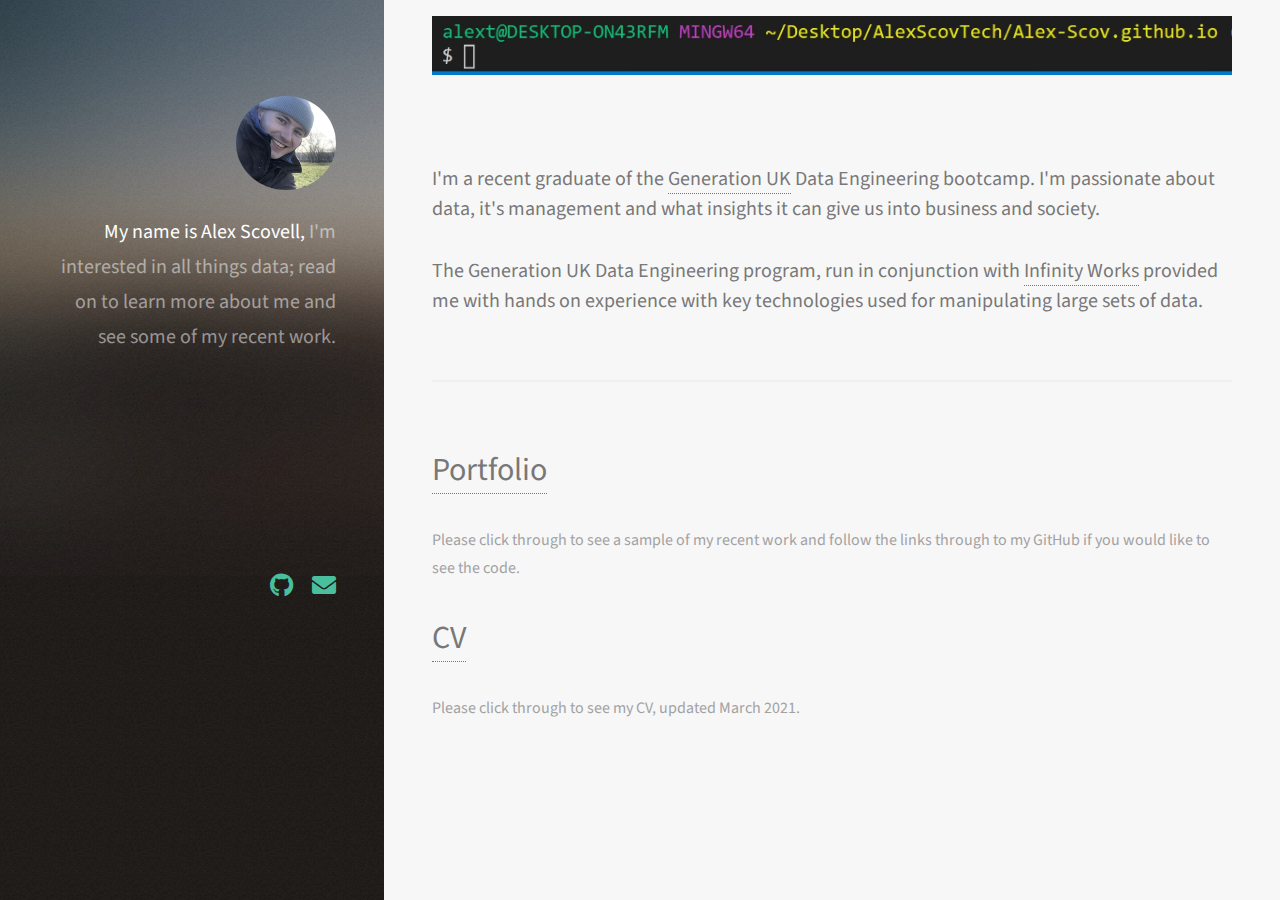
<file: index.html>
<!DOCTYPE HTML>

<html>
	<head>
		<title>Alex Scovell Tech</title>
		<meta charset="utf-8" />
		<meta name="viewport" content="width=device-width, initial-scale=1, user-scalable=no" />
		<link rel="stylesheet" href="assets/css/main.css" />
	</head>
	<body class="is-preload">

		<!-- Header -->
			<header id="header">
				<div class="inner">
					<a href="https://www.linkedin.com/in/alex-scovell" class="image avatar"><img src="myimages/projects/croppedpic2.jpg" alt="" /></a>
					<h1><strong>My name is Alex Scovell,</strong><br />
					I'm interested in all things data; read on to learn more about me and see some of my recent work.<br />
				</div>
				<div class="inner">
					<ul class="icons">
						<li><a href="https://github.com/Alex-Scov" class="icon brands fa-github"><span class="label">Github</span></a></li>
						<li><a href="mailto:alextscovell@gmail.com" class="icon solid fa-envelope"><span class="label">Email</span></a></li>
					</ul>
					
				</div>
			</header>

		<!-- Main -->
			<div id="main">

				<!-- One -->
				<div>
					<section id="one">
						<img id='snipped' src= 'myimages/projects/bash.JPG' alt=''>
						<header class="major">
							<h3>I'm a recent graduate of the <a href="https://uk.generation.org/manchester/data-engineering/">Generation UK</a> Data Engineering bootcamp. I'm passionate about data, it's management and what insights it can give us into business and society.<br />
							</h3>
						</header>
						
						<p><h3>The Generation UK Data Engineering program, run in conjunction with <a href="https://www.infinityworks.com/">Infinity Works</a> provided me with hands on experience with key technologies used for manipulating large sets of data.</p></h3>
						

					</section>
				</div>
					<section id='two'>
						<div class='row'>
							<article>
								<header class= "col-6 col-12 major work-item">
									<h2><a href= "pages/projects.html">Portfolio</a></h2>
								</header>
								<p>Please click through to see a sample of my recent work and follow the links through to my GitHub if you would like to see the code.</p>
							</article>
							<article>
								<header class= "col-6 col-12 major work-item">
									<h2><a href= "pages/cv.html">CV</a></h2>
								</header>
								<p>Please click through to see my CV, updated March 2021.</p>
							</article>
						</div>
					</section>

				<!-- <img id='dog' src='myimages/projects/fullpic.jpg'> -->
			</div>
					
			

			



		
	</body>
</html>
</file>
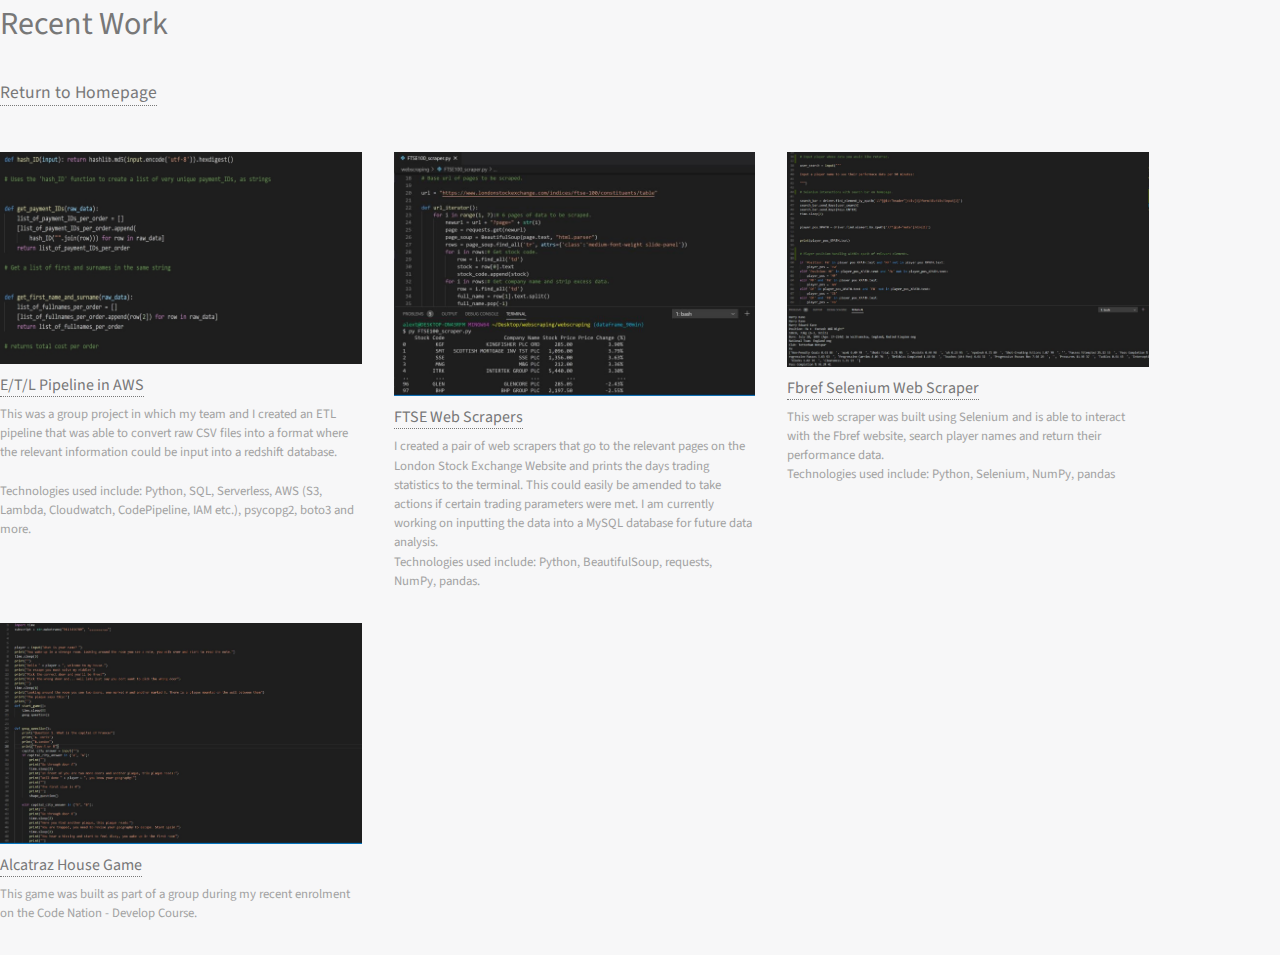
<file: pages/projects.html>
<!DOCTYPE html>
<html lang="en">
<head>
    <meta charset="UTF-8">
    <meta http-equiv="X-UA-Compatible" content="IE=edge">
    <meta name="viewport" content="width=device-width, initial-scale=1, user-scalable=no" />
    <link rel="stylesheet" href="../assets/css/main.css" />
    <title>My Projects</title>
</head>
<body class='is-preload'>
    


    <section id="two">
        <h1>Recent Work</h1>
        <h4><a href='../index.html' >Return to Homepage</a></h4>
        <br>
        <div class="row">
            <article class="col-6 col-12-xsmall work-item">
                <img src="../myimages/projects/01.jpg" alt="ETL"/>
                <h3><a href="https://github.com/Generaiton-DE-MAN-1/team-2-final-project">E/T/L Pipeline in AWS</a></h3>
                <p>This was a group project in which my team and I created an ETL pipeline that was able to convert raw CSV files into a format where the relevant information could be input into a redshift database.<br />
                </br>
            Technologies used include: Python, SQL, Serverless, AWS (S3, Lambda, Cloudwatch, CodePipeline, IAM etc.), psycopg2, boto3 and more.</p>
            </article>
            <article class="col-6 col-12-xsmall work-item">
                <img src="../myimages/projects/ftse.jpg"  alt="FTSE" /></a>
                <h3><a href='https://github.com/Alex-Scov/webscraping'> FTSE Web Scrapers</a></h3>
                <p>I created a pair of web scrapers that go to the relevant pages on the London Stock Exchange Website and prints the days trading statistics to the terminal. This could easily be amended to take actions if certain trading parameters were met. I am currently working on inputting the data into a MySQL database for future data analysis.<br>
                Technologies used include: Python, BeautifulSoup, requests, NumPy, pandas.</p>
            </article>
            <article class="col-6 col-12-xsmall work-item">
                <img src="../myimages/projects/fbref.JPG" alt="FBref" /></a>
                <h3><a href= "https://github.com/Alex-Scov/webscraping/tree/master/fb_ref"> Fbref Selenium Web Scraper</a></h3>
                <p>This web scraper was built using Selenium and is able to interact with the Fbref website, search player names and return their performance data.<br>
                Technologies used include: Python, Selenium, NumPy, pandas</p>
            </article>
            <article class="col-6 col-12-xsmall work-item">
                <img src="../myimages/projects/alcatrazsnip.JPG" alt="Alcatraz House" /></a>
                <h3><a href= "https://github.com/Alex-Scov/alcatraz-house"> Alcatraz House Game</a></h3>
                <p>This game was built as part of a group during my recent enrolment on the Code Nation - Develop Course.</p>
            </article>
            
        
    </section>

</body>
</html>
</file>
<file: assets/css/main.css>
@import url("fontawesome-all.min.css");
@import url("https://fonts.googleapis.com/css?family=Source+Sans+Pro:400,400italic");

.project {flex-wrap: wrap;}
.major {flex-wrap: wrap}
.col-6 {
	max-width: 30%;
	flex-wrap: wrap;
}

/* #dog {
	position: relative;
	top:-150px;
} */

img {max-width: 100%;}
#snipped {
	position: relative;
	top:-80px
}

#recent {float: left;}
html, body, div, span, applet, object,
iframe, h1, h2, h3, h4, h5, h6, p, blockquote,
pre, a, abbr, acronym, address, big, cite,
code, del, dfn, em, img, ins, kbd, q, s, samp,
small, strike, strong, sub, sup, tt, var, b,
u, i, center, dl, dt, dd, ol, ul, li, fieldset,
form, label, legend, table, caption, tbody,
tfoot, thead, tr, th, td, article, aside,
canvas, details, embed, figure, figcaption,
footer, header, hgroup, menu, nav, output, ruby,
section, summary, time, mark, audio, video {
	margin: 0;
	padding: 0;
	border: 0;
	font-size: 100%;
	font: inherit;
	vertical-align: baseline;}

article, aside, details, figcaption, figure,
footer, header, hgroup, menu, nav, section {
	display: block;}

body {
	line-height: 1;
}

ol, ul {
	list-style: none;
}

blockquote, q {
	quotes: none;
}

	blockquote:before, blockquote:after, q:before, q:after {
		content: '';
		content: none;
	}

table {
	border-collapse: collapse;
	border-spacing: 0;
}

body {
	-webkit-text-size-adjust: none;
}

mark {
	background-color: transparent;
	color: inherit;
}

input::-moz-focus-inner {
	border: 0;
	padding: 0;
}

input, select, textarea {
	-moz-appearance: none;
	-webkit-appearance: none;
	-ms-appearance: none;
	appearance: none;
}

/* Basic */

	html {
		box-sizing: border-box;
	}

	*, *:before, *:after {
		box-sizing: inherit;
	}

	body {
		background: rgba(243, 243, 245, 0.671);
	}

		body.is-preload *, body.is-preload *:before, body.is-preload *:after {
			-moz-animation: none !important;
			-webkit-animation: none !important;
			-ms-animation: none !important;
			animation: none !important;
			-moz-transition: none !important;
			-webkit-transition: none !important;
			-ms-transition: none !important;
			transition: none !important;
		}

	body, input, select, textarea {
		color: #a2a2a2;
		font-family: "Source Sans Pro", Helvetica, sans-serif;
		font-size: 16pt;
		font-weight: 400;
		line-height: 1.75em;
	}

	a {
		-moz-transition: color 0.2s ease-in-out, border-color 0.2s ease-in-out;
		-webkit-transition: color 0.2s ease-in-out, border-color 0.2s ease-in-out;
		-ms-transition: color 0.2s ease-in-out, border-color 0.2s ease-in-out;
		transition: color 0.2s ease-in-out, border-color 0.2s ease-in-out;
		border-bottom: dotted 1px;
		color: #49bf9d;
		text-decoration: none;
	}

		a:hover {
			border-bottom-color: transparent;
			color: #49bf9d !important;
			text-decoration: none;
		}

	strong, b {
		color: #787878;
		font-weight: 400;
	}

	em, i {
		font-style: italic;
	}

	p {
		margin: 0 0 2em 0;
	}

	h1, h2, h3, h4, h5, h6 {
		color: #787878;
		font-weight: 400;
		line-height: 1em;
		margin: 0 0 1em 0;
	}

		h1 a, h2 a, h3 a, h4 a, h5 a, h6 a {
			color: inherit;
			text-decoration: none;
		}

	h1 {
		font-size: 2em;
		line-height: 1.5em;
	}

	h2 {
		font-size: 1.5em;
		line-height: 1.5em;
	}

	h3 {
		font-size: 1.25em;
		line-height: 1.5em;
	}

	h4 {
		font-size: 1.1em;
		line-height: 1.5em;
	}

	h5 {
		font-size: 0.9em;
		line-height: 1.5em;
	}

	h6 {
		font-size: 0.7em;
		line-height: 1.5em;
	}

	sub {
		font-size: 0.8em;
		position: relative;
		top: 0.5em;
	}

	sup {
		font-size: 0.8em;
		position: relative;
		top: -0.5em;
	}

	hr {
		border: 0;
		border-bottom: solid 2px #efefef;
		margin: 2em 0;
	}

		hr.major {
			margin: 3em 0;
		}

	blockquote {
		border-left: solid 6px #efefef;
		font-style: italic;
		margin: 0 0 2em 0;
		padding: 0.5em 0 0.5em 1.5em;
	}

	code {
		background: #f7f7f7;
		border-radius: 0.35em;
		border: solid 2px #efefef;
		font-family: "Courier New", monospace;
		font-size: 0.9em;
		margin: 0 0.25em;
		padding: 0.25em 0.65em;
	}

	pre {
		-webkit-overflow-scrolling: touch;
		font-family: "Courier New", monospace;
		font-size: 0.9em;
		margin: 0 0 2em 0;
	}

		pre code {
			display: block;
			line-height: 1.75em;
			padding: 1em 1.5em;
			overflow-x: auto;
		}

	.align-left {
		text-align: left;
	}

	.align-center {
		text-align: center;
	}

	.align-right {
		text-align: right;
	}

/* Container */

	.container {
		margin: 0 auto;
		max-width: calc(100% - 4em);
		width: 100%;
	}

		.container.xsmall {
			width: 25%;
		}

		.container.small {
			width: 50%;
		}

		.container.medium {
			width: 75%;
		}

		.container.large {
			width: 125%;
		}

		.container.xlarge {
			width: 150%;
		}

		.container.max {
			width: 100%;
		}

		@media screen and (max-width: 980px) {

			.container {
				width: 100% !important;
				max-width: 100% !important;
			}

		}

		@media screen and (max-width: 480px) {

			.container {
				max-width: calc(100% - 3em);
			}

		}

/* Row */

	.row {
		display: flex;
		flex-wrap: wrap;
		box-sizing: border-box;
		align-items: stretch;
	}

		.row > * {
			box-sizing: border-box;
		}

		.row.gtr-uniform > * > :last-child {
			margin-bottom: 0;
		}

		.row.aln-left {
			justify-content: flex-start;
		}

		.row.aln-center {
			justify-content: center;
		}

		.row.aln-right {
			justify-content: flex-end;
		}

		.row.aln-top {
			align-items: flex-start;
		}

		.row.aln-middle {
			align-items: center;
		}

		.row.aln-bottom {
			align-items: flex-end;
		}

		.row > .imp {
			order: -1;
		}

		.row > .col-1 {
			width: 8.33333%;
		}

		.row > .off-1 {
			margin-left: 8.33333%;
		}

		.row > .col-2 {
			width: 16.66667%;
		}

		.row > .off-2 {
			margin-left: 16.66667%;
		}

		.row > .col-3 {
			width: 25%;
		}

		.row > .off-3 {
			margin-left: 25%;
		}

		.row > .col-4 {
			width: 33.33333%;
		}

		.row > .off-4 {
			margin-left: 33.33333%;
		}

		.row > .col-5 {
			width: 41.66667%;
		}

		.row > .off-5 {
			margin-left: 41.66667%;
		}

		.row > .col-6 {
			width: 50%;
		}

		.row > .off-6 {
			margin-left: 50%;
		}

		.row > .col-7 {
			width: 58.33333%;
		}

		.row > .off-7 {
			margin-left: 58.33333%;
		}

		.row > .col-8 {
			width: 66.66667%;
		}

		.row > .off-8 {
			margin-left: 66.66667%;
		}

		.row > .col-9 {
			width: 75%;
		}

		.row > .off-9 {
			margin-left: 75%;
		}

		.row > .col-10 {
			width: 83.33333%;
		}

		.row > .off-10 {
			margin-left: 83.33333%;
		}

		.row > .col-11 {
			width: 91.66667%;
		}

		.row > .off-11 {
			margin-left: 91.66667%;
		}

		.row > .col-12 {
			width: 100%;
		}

		.row > .off-12 {
			margin-left: 100%;
		}

		.row.gtr-0 {
			margin-top: 0;
			margin-left: 0em;
		}

			.row.gtr-0 > * {
				padding: 0 0 0 0em;
			}

			.row.gtr-0.gtr-uniform {
				margin-top: 0em;
			}

				.row.gtr-0.gtr-uniform > * {
					padding-top: 0em;
				}

		.row.gtr-25 {
			margin-top: 0;
			margin-left: -0.625em;
		}

			.row.gtr-25 > * {
				padding: 0 0 0 0.625em;
			}

			.row.gtr-25.gtr-uniform {
				margin-top: -0.625em;
			}

				.row.gtr-25.gtr-uniform > * {
					padding-top: 0.625em;
				}

		.row.gtr-50 {
			margin-top: 0;
			margin-left: -1.25em;
		}

			.row.gtr-50 > * {
				padding: 0 0 0 1.25em;
			}

			.row.gtr-50.gtr-uniform {
				margin-top: -1.25em;
			}

				.row.gtr-50.gtr-uniform > * {
					padding-top: 1.25em;
				}

		.row {
			margin-top: 0;
			margin-left: -2.5em;
		}

			.row > * {
				padding: 0 0 0 2.5em;
			}

			.row.gtr-uniform {
				margin-top: -2.5em;
			}

				.row.gtr-uniform > * {
					padding-top: 2.5em;
				}

		.row.gtr-150 {
			margin-top: 0;
			margin-left: -3.75em;
		}

			.row.gtr-150 > * {
				padding: 0 0 0 3.75em;
			}

			.row.gtr-150.gtr-uniform {
				margin-top: -3.75em;
			}

				.row.gtr-150.gtr-uniform > * {
					padding-top: 3.75em;
				}

		.row.gtr-200 {
			margin-top: 0;
			margin-left: -5em;
		}

			.row.gtr-200 > * {
				padding: 0 0 0 5em;
			}

			.row.gtr-200.gtr-uniform {
				margin-top: -5em;
			}

				.row.gtr-200.gtr-uniform > * {
					padding-top: 5em;
				}

		@media screen and (max-width: 1800px) {

			.row {
				display: flex;
				flex-wrap: wrap;
				box-sizing: border-box;
				align-items: stretch;
			}

				.row > * {
					box-sizing: border-box;
				}

				.row.gtr-uniform > * > :last-child {
					margin-bottom: 0;
				}

				.row.aln-left {
					justify-content: flex-start;
				}

				.row.aln-center {
					justify-content: center;
				}

				.row.aln-right {
					justify-content: flex-end;
				}

				.row.aln-top {
					align-items: flex-start;
				}

				.row.aln-middle {
					align-items: center;
				}

				.row.aln-bottom {
					align-items: flex-end;
				}

				.row > .imp-xlarge {
					order: -1;
				}

				.row > .col-1-xlarge {
					width: 8.33333%;
				}

				.row > .off-1-xlarge {
					margin-left: 8.33333%;
				}

				.row > .col-2-xlarge {
					width: 16.66667%;
				}

				.row > .off-2-xlarge {
					margin-left: 16.66667%;
				}

				.row > .col-3-xlarge {
					width: 25%;
				}

				.row > .off-3-xlarge {
					margin-left: 25%;
				}

				.row > .col-4-xlarge {
					width: 33.33333%;
				}

				.row > .off-4-xlarge {
					margin-left: 33.33333%;
				}

				.row > .col-5-xlarge {
					width: 41.66667%;
				}

				.row > .off-5-xlarge {
					margin-left: 41.66667%;
				}

				.row > .col-6-xlarge {
					width: 50%;
				}

				.row > .off-6-xlarge {
					margin-left: 50%;
				}

				.row > .col-7-xlarge {
					width: 58.33333%;
				}

				.row > .off-7-xlarge {
					margin-left: 58.33333%;
				}

				.row > .col-8-xlarge {
					width: 66.66667%;
				}

				.row > .off-8-xlarge {
					margin-left: 66.66667%;
				}

				.row > .col-9-xlarge {
					width: 75%;
				}

				.row > .off-9-xlarge {
					margin-left: 75%;
				}

				.row > .col-10-xlarge {
					width: 83.33333%;
				}

				.row > .off-10-xlarge {
					margin-left: 83.33333%;
				}

				.row > .col-11-xlarge {
					width: 91.66667%;
				}

				.row > .off-11-xlarge {
					margin-left: 91.66667%;
				}

				.row > .col-12-xlarge {
					width: 100%;
				}

				.row > .off-12-xlarge {
					margin-left: 100%;
				}

				.row.gtr-0 {
					margin-top: 0;
					margin-left: 0em;
				}

					.row.gtr-0 > * {
						padding: 0 0 0 0em;
					}

					.row.gtr-0.gtr-uniform {
						margin-top: 0em;
					}

						.row.gtr-0.gtr-uniform > * {
							padding-top: 0em;
						}

				.row.gtr-25 {
					margin-top: 0;
					margin-left: -0.625em;
				}

					.row.gtr-25 > * {
						padding: 0 0 0 0.625em;
					}

					.row.gtr-25.gtr-uniform {
						margin-top: -0.625em;
					}

						.row.gtr-25.gtr-uniform > * {
							padding-top: 0.625em;
						}

				.row.gtr-50 {
					margin-top: 0;
					margin-left: -1.25em;
				}

					.row.gtr-50 > * {
						padding: 0 0 0 1.25em;
					}

					.row.gtr-50.gtr-uniform {
						margin-top: -1.25em;
					}

						.row.gtr-50.gtr-uniform > * {
							padding-top: 1.25em;
						}

				.row {
					margin-top: 0;
					margin-left: -2.5em;
				}

					.row > * {
						padding: 0 0 0 2.5em;
					}

					.row.gtr-uniform {
						margin-top: -2.5em;
					}

						.row.gtr-uniform > * {
							padding-top: 2.5em;
						}

				.row.gtr-150 {
					margin-top: 0;
					margin-left: -3.75em;
				}

					.row.gtr-150 > * {
						padding: 0 0 0 3.75em;
					}

					.row.gtr-150.gtr-uniform {
						margin-top: -3.75em;
					}

						.row.gtr-150.gtr-uniform > * {
							padding-top: 3.75em;
						}

				.row.gtr-200 {
					margin-top: 0;
					margin-left: -5em;
				}

					.row.gtr-200 > * {
						padding: 0 0 0 5em;
					}

					.row.gtr-200.gtr-uniform {
						margin-top: -5em;
					}

						.row.gtr-200.gtr-uniform > * {
							padding-top: 5em;
						}

		}

		@media screen and (max-width: 1280px) {

			.row {
				display: flex;
				flex-wrap: wrap;
				box-sizing: border-box;
				align-items: stretch;
			}

				.row > * {
					box-sizing: border-box;
				}

				.row.gtr-uniform > * > :last-child {
					margin-bottom: 0;
				}

				.row.aln-left {
					justify-content: flex-start;
				}

				.row.aln-center {
					justify-content: center;
				}

				.row.aln-right {
					justify-content: flex-end;
				}

				.row.aln-top {
					align-items: flex-start;
				}

				.row.aln-middle {
					align-items: center;
				}

				.row.aln-bottom {
					align-items: flex-end;
				}

				.row > .imp-large {
					order: -1;
				}

				.row > .col-1-large {
					width: 8.33333%;
				}

				.row > .off-1-large {
					margin-left: 8.33333%;
				}

				.row > .col-2-large {
					width: 16.66667%;
				}

				.row > .off-2-large {
					margin-left: 16.66667%;
				}

				.row > .col-3-large {
					width: 25%;
				}

				.row > .off-3-large {
					margin-left: 25%;
				}

				.row > .col-4-large {
					width: 33.33333%;
				}

				.row > .off-4-large {
					margin-left: 33.33333%;
				}

				.row > .col-5-large {
					width: 41.66667%;
				}

				.row > .off-5-large {
					margin-left: 41.66667%;
				}

				.row > .col-6-large {
					width: 50%;
				}

				.row > .off-6-large {
					margin-left: 50%;
				}

				.row > .col-7-large {
					width: 58.33333%;
				}

				.row > .off-7-large {
					margin-left: 58.33333%;
				}

				.row > .col-8-large {
					width: 66.66667%;
				}

				.row > .off-8-large {
					margin-left: 66.66667%;
				}

				.row > .col-9-large {
					width: 75%;
				}

				.row > .off-9-large {
					margin-left: 75%;
				}

				.row > .col-10-large {
					width: 83.33333%;
				}

				.row > .off-10-large {
					margin-left: 83.33333%;
				}

				.row > .col-11-large {
					width: 91.66667%;
				}

				.row > .off-11-large {
					margin-left: 91.66667%;
				}

				.row > .col-12-large {
					width: 100%;
				}

				.row > .off-12-large {
					margin-left: 100%;
				}

				.row.gtr-0 {
					margin-top: 0;
					margin-left: 0em;
				}

					.row.gtr-0 > * {
						padding: 0 0 0 0em;
					}

					.row.gtr-0.gtr-uniform {
						margin-top: 0em;
					}

						.row.gtr-0.gtr-uniform > * {
							padding-top: 0em;
						}

				.row.gtr-25 {
					margin-top: 0;
					margin-left: -0.5em;
				}

					.row.gtr-25 > * {
						padding: 0 0 0 0.5em;
					}

					.row.gtr-25.gtr-uniform {
						margin-top: -0.5em;
					}

						.row.gtr-25.gtr-uniform > * {
							padding-top: 0.5em;
						}

				.row.gtr-50 {
					margin-top: 0;
					margin-left: -1em;
				}

					.row.gtr-50 > * {
						padding: 0 0 0 1em;
					}

					.row.gtr-50.gtr-uniform {
						margin-top: -1em;
					}

						.row.gtr-50.gtr-uniform > * {
							padding-top: 1em;
						}

				.row {
					margin-top: 0;
					margin-left: -2em;
				}

					.row > * {
						padding: 0 0 0 2em;
					}

					.row.gtr-uniform {
						margin-top: -2em;
					}

						.row.gtr-uniform > * {
							padding-top: 2em;
						}

				.row.gtr-150 {
					margin-top: 0;
					margin-left: -3em;
				}

					.row.gtr-150 > * {
						padding: 0 0 0 3em;
					}

					.row.gtr-150.gtr-uniform {
						margin-top: -3em;
					}

						.row.gtr-150.gtr-uniform > * {
							padding-top: 3em;
						}

				.row.gtr-200 {
					margin-top: 0;
					margin-left: -4em;
				}

					.row.gtr-200 > * {
						padding: 0 0 0 4em;
					}

					.row.gtr-200.gtr-uniform {
						margin-top: -4em;
					}

						.row.gtr-200.gtr-uniform > * {
							padding-top: 4em;
						}

		}

		@media screen and (max-width: 980px) {

			.row {
				display: flex;
				flex-wrap: wrap;
				box-sizing: border-box;
				align-items: stretch;
			}

				.row > * {
					box-sizing: border-box;
				}

				.row.gtr-uniform > * > :last-child {
					margin-bottom: 0;
				}

				.row.aln-left {
					justify-content: flex-start;
				}

				.row.aln-center {
					justify-content: center;
				}

				.row.aln-right {
					justify-content: flex-end;
				}

				.row.aln-top {
					align-items: flex-start;
				}

				.row.aln-middle {
					align-items: center;
				}

				.row.aln-bottom {
					align-items: flex-end;
				}

				.row > .imp-medium {
					order: -1;
				}

				.row > .col-1-medium {
					width: 8.33333%;
				}

				.row > .off-1-medium {
					margin-left: 8.33333%;
				}

				.row > .col-2-medium {
					width: 16.66667%;
				}

				.row > .off-2-medium {
					margin-left: 16.66667%;
				}

				.row > .col-3-medium {
					width: 25%;
				}

				.row > .off-3-medium {
					margin-left: 25%;
				}

				.row > .col-4-medium {
					width: 33.33333%;
				}

				.row > .off-4-medium {
					margin-left: 33.33333%;
				}

				.row > .col-5-medium {
					width: 41.66667%;
				}

				.row > .off-5-medium {
					margin-left: 41.66667%;
				}

				.row > .col-6-medium {
					width: 50%;
				}

				.row > .off-6-medium {
					margin-left: 50%;
				}

				.row > .col-7-medium {
					width: 58.33333%;
				}

				.row > .off-7-medium {
					margin-left: 58.33333%;
				}

				.row > .col-8-medium {
					width: 66.66667%;
				}

				.row > .off-8-medium {
					margin-left: 66.66667%;
				}

				.row > .col-9-medium {
					width: 75%;
				}

				.row > .off-9-medium {
					margin-left: 75%;
				}

				.row > .col-10-medium {
					width: 83.33333%;
				}

				.row > .off-10-medium {
					margin-left: 83.33333%;
				}

				.row > .col-11-medium {
					width: 91.66667%;
				}

				.row > .off-11-medium {
					margin-left: 91.66667%;
				}

				.row > .col-12-medium {
					width: 100%;
				}

				.row > .off-12-medium {
					margin-left: 100%;
				}

				.row.gtr-0 {
					margin-top: 0;
					margin-left: 0em;
				}

					.row.gtr-0 > * {
						padding: 0 0 0 0em;
					}

					.row.gtr-0.gtr-uniform {
						margin-top: 0em;
					}

						.row.gtr-0.gtr-uniform > * {
							padding-top: 0em;
						}

				.row.gtr-25 {
					margin-top: 0;
					margin-left: -0.5em;
				}

					.row.gtr-25 > * {
						padding: 0 0 0 0.5em;
					}

					.row.gtr-25.gtr-uniform {
						margin-top: -0.5em;
					}

						.row.gtr-25.gtr-uniform > * {
							padding-top: 0.5em;
						}

				.row.gtr-50 {
					margin-top: 0;
					margin-left: -1em;
				}

					.row.gtr-50 > * {
						padding: 0 0 0 1em;
					}

					.row.gtr-50.gtr-uniform {
						margin-top: -1em;
					}

						.row.gtr-50.gtr-uniform > * {
							padding-top: 1em;
						}

				.row {
					margin-top: 0;
					margin-left: -2em;
				}

					.row > * {
						padding: 0 0 0 2em;
					}

					.row.gtr-uniform {
						margin-top: -2em;
					}

						.row.gtr-uniform > * {
							padding-top: 2em;
						}

				.row.gtr-150 {
					margin-top: 0;
					margin-left: -3em;
				}

					.row.gtr-150 > * {
						padding: 0 0 0 3em;
					}

					.row.gtr-150.gtr-uniform {
						margin-top: -3em;
					}

						.row.gtr-150.gtr-uniform > * {
							padding-top: 3em;
						}

				.row.gtr-200 {
					margin-top: 0;
					margin-left: -4em;
				}

					.row.gtr-200 > * {
						padding: 0 0 0 4em;
					}

					.row.gtr-200.gtr-uniform {
						margin-top: -4em;
					}

						.row.gtr-200.gtr-uniform > * {
							padding-top: 4em;
						}

		}

		@media screen and (max-width: 736px) {

			.row {
				display: flex;
				flex-wrap: wrap;
				box-sizing: border-box;
				align-items: stretch;
			}

				.row > * {
					box-sizing: border-box;
				}

				.row.gtr-uniform > * > :last-child {
					margin-bottom: 0;
				}

				.row.aln-left {
					justify-content: flex-start;
				}

				.row.aln-center {
					justify-content: center;
				}

				.row.aln-right {
					justify-content: flex-end;
				}

				.row.aln-top {
					align-items: flex-start;
				}

				.row.aln-middle {
					align-items: center;
				}

				.row.aln-bottom {
					align-items: flex-end;
				}

				.row > .imp-small {
					order: -1;
				}

				.row > .col-1-small {
					width: 8.33333%;
				}

				.row > .off-1-small {
					margin-left: 8.33333%;
				}

				.row > .col-2-small {
					width: 16.66667%;
				}

				.row > .off-2-small {
					margin-left: 16.66667%;
				}

				.row > .col-3-small {
					width: 25%;
				}

				.row > .off-3-small {
					margin-left: 25%;
				}

				.row > .col-4-small {
					width: 33.33333%;
				}

				.row > .off-4-small {
					margin-left: 33.33333%;
				}

				.row > .col-5-small {
					width: 41.66667%;
				}

				.row > .off-5-small {
					margin-left: 41.66667%;
				}

				.row > .col-6-small {
					width: 50%;
				}

				.row > .off-6-small {
					margin-left: 50%;
				}

				.row > .col-7-small {
					width: 58.33333%;
				}

				.row > .off-7-small {
					margin-left: 58.33333%;
				}

				.row > .col-8-small {
					width: 66.66667%;
				}

				.row > .off-8-small {
					margin-left: 66.66667%;
				}

				.row > .col-9-small {
					width: 75%;
				}

				.row > .off-9-small {
					margin-left: 75%;
				}

				.row > .col-10-small {
					width: 83.33333%;
				}

				.row > .off-10-small {
					margin-left: 83.33333%;
				}

				.row > .col-11-small {
					width: 91.66667%;
				}

				.row > .off-11-small {
					margin-left: 91.66667%;
				}

				.row > .col-12-small {
					width: 100%;
				}

				.row > .off-12-small {
					margin-left: 100%;
				}

				.row.gtr-0 {
					margin-top: 0;
					margin-left: 0em;
				}

					.row.gtr-0 > * {
						padding: 0 0 0 0em;
					}

					.row.gtr-0.gtr-uniform {
						margin-top: 0em;
					}

						.row.gtr-0.gtr-uniform > * {
							padding-top: 0em;
						}

				.row.gtr-25 {
					margin-top: 0;
					margin-left: -0.375em;
				}

					.row.gtr-25 > * {
						padding: 0 0 0 0.375em;
					}

					.row.gtr-25.gtr-uniform {
						margin-top: -0.375em;
					}

						.row.gtr-25.gtr-uniform > * {
							padding-top: 0.375em;
						}

				.row.gtr-50 {
					margin-top: 0;
					margin-left: -0.75em;
				}

					.row.gtr-50 > * {
						padding: 0 0 0 0.75em;
					}

					.row.gtr-50.gtr-uniform {
						margin-top: -0.75em;
					}

						.row.gtr-50.gtr-uniform > * {
							padding-top: 0.75em;
						}

				.row {
					margin-top: 0;
					margin-left: -1.5em;
				}

					.row > * {
						padding: 0 0 0 1.5em;
					}

					.row.gtr-uniform {
						margin-top: -1.5em;
					}

						.row.gtr-uniform > * {
							padding-top: 1.5em;
						}

				.row.gtr-150 {
					margin-top: 0;
					margin-left: -2.25em;
				}

					.row.gtr-150 > * {
						padding: 0 0 0 2.25em;
					}

					.row.gtr-150.gtr-uniform {
						margin-top: -2.25em;
					}

						.row.gtr-150.gtr-uniform > * {
							padding-top: 2.25em;
						}

				.row.gtr-200 {
					margin-top: 0;
					margin-left: -3em;
				}

					.row.gtr-200 > * {
						padding: 0 0 0 3em;
					}

					.row.gtr-200.gtr-uniform {
						margin-top: -3em;
					}

						.row.gtr-200.gtr-uniform > * {
							padding-top: 3em;
						}

		}

		@media screen and (max-width: 480px) {

			.row {
				display: flex;
				flex-wrap: wrap;
				box-sizing: border-box;
				align-items: stretch;
			}

				.row > * {
					box-sizing: border-box;
				}

				.row.gtr-uniform > * > :last-child {
					margin-bottom: 0;
				}

				.row.aln-left {
					justify-content: flex-start;
				}

				.row.aln-center {
					justify-content: center;
				}

				.row.aln-right {
					justify-content: flex-end;
				}

				.row.aln-top {
					align-items: flex-start;
				}

				.row.aln-middle {
					align-items: center;
				}

				.row.aln-bottom {
					align-items: flex-end;
				}

				.row > .imp-xsmall {
					order: -1;
				}

				.row > .col-1-xsmall {
					width: 8.33333%;
				}

				.row > .off-1-xsmall {
					margin-left: 8.33333%;
				}

				.row > .col-2-xsmall {
					width: 16.66667%;
				}

				.row > .off-2-xsmall {
					margin-left: 16.66667%;
				}

				.row > .col-3-xsmall {
					width: 25%;
				}

				.row > .off-3-xsmall {
					margin-left: 25%;
				}

				.row > .col-4-xsmall {
					width: 33.33333%;
				}

				.row > .off-4-xsmall {
					margin-left: 33.33333%;
				}

				.row > .col-5-xsmall {
					width: 41.66667%;
				}

				.row > .off-5-xsmall {
					margin-left: 41.66667%;
				}

				.row > .col-6-xsmall {
					width: 50%;
				}

				.row > .off-6-xsmall {
					margin-left: 50%;
				}

				.row > .col-7-xsmall {
					width: 58.33333%;
				}

				.row > .off-7-xsmall {
					margin-left: 58.33333%;
				}

				.row > .col-8-xsmall {
					width: 66.66667%;
				}

				.row > .off-8-xsmall {
					margin-left: 66.66667%;
				}

				.row > .col-9-xsmall {
					width: 75%;
				}

				.row > .off-9-xsmall {
					margin-left: 75%;
				}

				.row > .col-10-xsmall {
					width: 83.33333%;
				}

				.row > .off-10-xsmall {
					margin-left: 83.33333%;
				}

				.row > .col-11-xsmall {
					width: 91.66667%;
				}

				.row > .off-11-xsmall {
					margin-left: 91.66667%;
				}

				.row > .col-12-xsmall {
					width: 100%;
				}

				.row > .off-12-xsmall {
					margin-left: 100%;
				}

				.row.gtr-0 {
					margin-top: 0;
					margin-left: 0em;
				}

					.row.gtr-0 > * {
						padding: 0 0 0 0em;
					}

					.row.gtr-0.gtr-uniform {
						margin-top: 0em;
					}

						.row.gtr-0.gtr-uniform > * {
							padding-top: 0em;
						}

				.row.gtr-25 {
					margin-top: 0;
					margin-left: -0.375em;
				}

					.row.gtr-25 > * {
						padding: 0 0 0 0.375em;
					}

					.row.gtr-25.gtr-uniform {
						margin-top: -0.375em;
					}

						.row.gtr-25.gtr-uniform > * {
							padding-top: 0.375em;
						}

				.row.gtr-50 {
					margin-top: 0;
					margin-left: -0.75em;
				}

					.row.gtr-50 > * {
						padding: 0 0 0 0.75em;
					}

					.row.gtr-50.gtr-uniform {
						margin-top: -0.75em;
					}

						.row.gtr-50.gtr-uniform > * {
							padding-top: 0.75em;
						}

				.row {
					margin-top: 0;
					margin-left: -1.5em;
				}

					.row > * {
						padding: 0 0 0 1.5em;
					}

					.row.gtr-uniform {
						margin-top: -1.5em;
					}

						.row.gtr-uniform > * {
							padding-top: 1.5em;
						}

				.row.gtr-150 {
					margin-top: 0;
					margin-left: -2.25em;
				}

					.row.gtr-150 > * {
						padding: 0 0 0 2.25em;
					}

					.row.gtr-150.gtr-uniform {
						margin-top: -2.25em;
					}

						.row.gtr-150.gtr-uniform > * {
							padding-top: 2.25em;
						}

				.row.gtr-200 {
					margin-top: 0;
					margin-left: -3em;
				}

					.row.gtr-200 > * {
						padding: 0 0 0 3em;
					}

					.row.gtr-200.gtr-uniform {
						margin-top: -3em;
					}

						.row.gtr-200.gtr-uniform > * {
							padding-top: 3em;
						}

		}

/* Section/Article */

	section.special, article.special {
		text-align: center;
	}

	header p {
		color: #b2b2b2;
		position: relative;
		margin: 0 0 1.5em 0;
	}

	header h2 + p {
		font-size: 1.25em;
		margin-top: -1em;
		line-height: 1.5em;
	}

	header h3 + p {
		font-size: 1.1em;
		margin-top: -0.8em;
		line-height: 1.5em;
	}

	header h4 + p,
	header h5 + p,
	header h6 + p {
		font-size: 0.9em;
		margin-top: -0.6em;
		line-height: 1.5em;
	}

	header.major h2 {
		font-size: 2em;
	}

/* Form */

	form {
		margin: 0 0 2em 0;
	}

	label {
		color: #787878;
		display: block;
		font-size: 0.9em;
		font-weight: 400;
		margin: 0 0 1em 0;
	}

	input[type="text"],
	input[type="password"],
	input[type="email"],
	select,
	textarea {
		-moz-appearance: none;
		-webkit-appearance: none;
		-ms-appearance: none;
		appearance: none;
		background: #f7f7f7;
		border-radius: 0.35em;
		border: solid 2px transparent;
		color: inherit;
		display: block;
		outline: 0;
		padding: 0 0.75em;
		text-decoration: none;
		width: 100%;
	}

		input[type="text"]:invalid,
		input[type="password"]:invalid,
		input[type="email"]:invalid,
		select:invalid,
		textarea:invalid {
			box-shadow: none;
		}

		input[type="text"]:focus,
		input[type="password"]:focus,
		input[type="email"]:focus,
		select:focus,
		textarea:focus {
			border-color: #49bf9d;
		}

	select {
		background-image: url("data:image/svg+xml;charset=utf8,%3Csvg xmlns='http://www.w3.org/2000/svg' width='40' height='40' preserveAspectRatio='none' viewBox='0 0 40 40'%3E%3Cpath d='M9.4,12.3l10.4,10.4l10.4-10.4c0.2-0.2,0.5-0.4,0.9-0.4c0.3,0,0.6,0.1,0.9,0.4l3.3,3.3c0.2,0.2,0.4,0.5,0.4,0.9 c0,0.4-0.1,0.6-0.4,0.9L20.7,31.9c-0.2,0.2-0.5,0.4-0.9,0.4c-0.3,0-0.6-0.1-0.9-0.4L4.3,17.3c-0.2-0.2-0.4-0.5-0.4-0.9 c0-0.4,0.1-0.6,0.4-0.9l3.3-3.3c0.2-0.2,0.5-0.4,0.9-0.4S9.1,12.1,9.4,12.3z' fill='%23dfdfdf' /%3E%3C/svg%3E");
		background-size: 1.25rem;
		background-repeat: no-repeat;
		background-position: calc(100% - 1rem) center;
		height: 2.75em;
		padding-right: 2.75em;
		text-overflow: ellipsis;
	}

		select option {
			color: #787878;
			background: #fff;
		}

		select:focus::-ms-value {
			background-color: transparent;
		}

		select::-ms-expand {
			display: none;
		}

	input[type="text"],
	input[type="password"],
	input[type="email"],
	select {
		height: 2.75em;
	}

	textarea {
		padding: 0.75em;
	}

	input[type="checkbox"],
	input[type="radio"] {
		-moz-appearance: none;
		-webkit-appearance: none;
		-ms-appearance: none;
		appearance: none;
		display: block;
		float: left;
		margin-right: -2em;
		opacity: 0;
		width: 1em;
		z-index: -1;
	}

		input[type="checkbox"] + label,
		input[type="radio"] + label {
			text-decoration: none;
			color: #a2a2a2;
			cursor: pointer;
			display: inline-block;
			font-size: 1em;
			font-weight: 400;
			padding-left: 2.4em;
			padding-right: 0.75em;
			position: relative;
		}

			input[type="checkbox"] + label:before,
			input[type="radio"] + label:before {
				-moz-osx-font-smoothing: grayscale;
				-webkit-font-smoothing: antialiased;
				display: inline-block;
				font-style: normal;
				font-variant: normal;
				text-rendering: auto;
				line-height: 1;
				text-transform: none !important;
				font-family: 'Font Awesome 5 Free';
				font-weight: 900;
			}

			input[type="checkbox"] + label:before,
			input[type="radio"] + label:before {
				background: #f7f7f7;
				border-radius: 0.35em;
				border: solid 2px transparent;
				content: '';
				display: inline-block;
				font-size: 0.8em;
				height: 2.0625em;
				left: 0;
				line-height: 1.85625em;
				position: absolute;
				text-align: center;
				top: 0;
				width: 2.0625em;
			}

		input[type="checkbox"]:checked + label:before,
		input[type="radio"]:checked + label:before {
			background: #787878;
			border-color: #787878;
			color: #fff;
			content: '\f00c';
		}

		input[type="checkbox"]:focus + label:before,
		input[type="radio"]:focus + label:before {
			border-color: #49bf9d;
		}

	input[type="checkbox"] + label:before {
		border-radius: 0.35em;
	}

	input[type="radio"] + label:before {
		border-radius: 100%;
	}

	::-webkit-input-placeholder {
		color: #b2b2b2 !important;
		opacity: 1.0;
	}

	:-moz-placeholder {
		color: #b2b2b2 !important;
		opacity: 1.0;
	}

	::-moz-placeholder {
		color: #b2b2b2 !important;
		opacity: 1.0;
	}

	:-ms-input-placeholder {
		color: #b2b2b2 !important;
		opacity: 1.0;
	}

/* Box */

	.box {
		border-radius: 0.35em;
		border: solid 2px #efefef;
		margin-bottom: 2em;
		padding: 1.5em;
	}

		.box > :last-child,
		.box > :last-child > :last-child,
		.box > :last-child > :last-child > :last-child {
			margin-bottom: 0;
		}

		.box.alt {
			border: 0;
			border-radius: 0;
			padding: 0;
		}

/* Icon */

	.icon {
		text-decoration: none;
		border-bottom: none;
		position: relative;
	}

		.icon:before {
			-moz-osx-font-smoothing: grayscale;
			-webkit-font-smoothing: antialiased;
			display: inline-block;
			font-style: normal;
			font-variant: normal;
			text-rendering: auto;
			line-height: 1;
			text-transform: none !important;
			font-family: 'Font Awesome 5 Free';
			font-weight: 400;
		}

		.icon > .label {
			display: none;
		}

		.icon:before {
			line-height: inherit;
		}

		.icon.solid:before {
			font-weight: 900;
		}

		.icon.brands:before {
			font-family: 'Font Awesome 5 Brands';
		}

/* Image */

	.image {
		border-radius: 0.35em;
		border: 0;
		display: inline-block;
		position: relative;
	}

		.image:before {
			-moz-transition: opacity 0.2s ease-in-out;
			-webkit-transition: opacity 0.2s ease-in-out;
			-ms-transition: opacity 0.2s ease-in-out;
			transition: opacity 0.2s ease-in-out;
			background: url("images/overlay.png");
			border-radius: 0.35em;
			content: '';
			display: block;
			height: 100%;
			left: 0;
			opacity: 0.5;
			position: absolute;
			top: 0;
			width: 100%;
		}

		.image.thumb {
			text-align: center;
		}

			.image.thumb:after {
				-moz-transition: opacity 0.2s ease-in-out;
				-webkit-transition: opacity 0.2s ease-in-out;
				-ms-transition: opacity 0.2s ease-in-out;
				transition: opacity 0.2s ease-in-out;
				border-radius: 0.35em;
				border: solid 3px rgba(255, 255, 255, 0.5);
				color: #fff;
				content: 'View';
				display: inline-block;
				font-size: 0.8em;
				font-weight: 400;
				left: 50%;
				line-height: 2.25em;
				margin: -1.25em 0 0 -3em;
				opacity: 0;
				padding: 0 1.5em;
				position: absolute;
				text-align: center;
				text-decoration: none;
				top: 50%;
				white-space: nowrap;
			}

			.image.thumb:hover:after {
				opacity: 1.0;
			}

			.image.thumb:hover:before {
				background: url("images/overlay.png"), url("images/overlay.png");
				opacity: 1.0;
			}

		.image img {
			border-radius: 0.35em;
			display: block;
		}

		.image.left {
			float: left;
			margin: 0 1.5em 1em 0;
			top: 0.25em;
		}

		.image.right {
			float: right;
			margin: 0 0 1em 1.5em;
			top: 0.25em;
		}

		.image.left, .image.right {
			max-width: 40%;
		}

			.image.left img, .image.right img {
				width: 100%;
			}

		.image.fit {
			display: block;
			margin: 0 0 2em 0;
			width: 100%;
		}

			.image.fit img {
				width: 100%;
			}

		.image.avatar {
			border-radius: 100%;
		}

			.image.avatar:before {
				display: none;
			}

			.image.avatar img {
				border-radius: 100%;
				width: 100%;
			}

/* List */

	ol {
		list-style: decimal;
		margin: 0 0 2em 0;
		padding-left: 1.25em;
	}

		ol li {
			padding-left: 0.25em;
		}

	ul {
		list-style: disc;
		margin: 0 0 2em 0;
		padding-left: 1em;
	}

		ul li {
			padding-left: 0.5em;
		}

		ul.alt {
			list-style: none;
			padding-left: 0;
		}

			ul.alt li {
				border-top: solid 2px #efefef;
				padding: 0.5em 0;
			}

				ul.alt li:first-child {
					border-top: 0;
					padding-top: 0;
				}

	dl {
		margin: 0 0 2em 0;
	}

/* Icons */

	ul.icons {
		cursor: default;
		list-style: none;
		padding-left: 30%;
	}

		ul.icons li {
			display: inline-block;
			padding: 0 1em 0 0;
		}

			ul.icons li:last-child {
				padding-right: 0;
			}

			ul.icons li .icon:before {
				font-size: 1.5em;
			}

/* Labeled Icons */

	ul.labeled-icons {
		list-style: none;
		padding: 0;
	}

		ul.labeled-icons li {
			line-height: 1.75em;
			margin: 1.5em 0 0 0;
			padding-left: 2.25em;
			position: relative;
		}

			ul.labeled-icons li:first-child {
				margin-top: 0;
			}

			ul.labeled-icons li a {
				color: inherit;
			}

			ul.labeled-icons li h3 {
				color: #b2b2b2;
				left: 0;
				position: absolute;
				text-align: center;
				top: 0;
				width: 1em;
			}



		@media screen and (max-width: 480px) {

			ul.actions:not(.fixed) {
				-moz-flex-direction: column;
				-webkit-flex-direction: column;
				-ms-flex-direction: column;
				flex-direction: column;
				margin-left: 0;
				width: 100% !important;
			}

				ul.actions:not(.fixed) li {
					-moz-flex-grow: 1;
					-webkit-flex-grow: 1;
					-ms-flex-grow: 1;
					flex-grow: 1;
					-moz-flex-shrink: 1;
					-webkit-flex-shrink: 1;
					-ms-flex-shrink: 1;
					flex-shrink: 1;
					padding: 1em 0 0 0;
					text-align: center;
					width: 100%;
				}

					ul.actions:not(.fixed) li > * {
						width: 100%;
					}

					ul.actions:not(.fixed) li:first-child {
						padding-top: 0;
					}

					ul.actions:not(.fixed) li input[type="submit"],
					ul.actions:not(.fixed) li input[type="reset"],
					ul.actions:not(.fixed) li input[type="button"],
					ul.actions:not(.fixed) li button,
					ul.actions:not(.fixed) li .button {
						width: 100%;
					}

						ul.actions:not(.fixed) li input[type="submit"].icon:before,
						ul.actions:not(.fixed) li input[type="reset"].icon:before,
						ul.actions:not(.fixed) li input[type="button"].icon:before,
						ul.actions:not(.fixed) li button.icon:before,
						ul.actions:not(.fixed) li .button.icon:before {
							margin-left: -0.5em;
						}

		}

/* Table */

	.table-wrapper {
		-webkit-overflow-scrolling: touch;
		overflow-x: auto;
	}

	table {
		margin: 0 0 2em 0;
		width: 100%;
	}

		table tbody tr {
			border: solid 1px #efefef;
			border-left: 0;
			border-right: 0;
		}

			table tbody tr:nth-child(2n + 1) {
				background-color: #f7f7f7;
			}

		table td {
			padding: 0.75em 0.75em;
		}

		table th {
			color: #787878;
			font-size: 0.9em;
			font-weight: 400;
			padding: 0 0.75em 0.75em 0.75em;
			text-align: left;
		}

		table thead {
			border-bottom: solid 2px #efefef;
		}

		table tfoot {
			border-top: solid 2px #efefef;
		}

		table.alt {
			border-collapse: separate;
		}

			table.alt tbody tr td {
				border: solid 2px #efefef;
				border-left-width: 0;
				border-top-width: 0;
			}

				table.alt tbody tr td:first-child {
					border-left-width: 2px;
				}

			table.alt tbody tr:first-child td {
				border-top-width: 2px;
			}

			table.alt thead {
				border-bottom: 0;
			}

			table.alt tfoot {
				border-top: 0;
			}



/* Work Item */

	.work-item {
		margin: 0 0 2em 0;
	}

		.work-item .image {
			margin: 0 0 1.5em 0;
		}

		.work-item h3 {
			font-size: 1em;
			margin: 0 0 0.5em 0;
		}

		.work-item p {
			font-size: 0.8em;
			line-height: 1.5em;
			margin: 0;
		}

/* Header */

	#header {
		display: -moz-flex;
		display: -webkit-flex;
		display: -ms-flex;
		display: flex;
		-moz-flex-direction: column;
		-webkit-flex-direction: column;
		-ms-flex-direction: column;
		flex-direction: column;
		-moz-align-items: -moz-flex-end;
		-webkit-align-items: -webkit-flex-end;
		-ms-align-items: -ms-flex-end;
		align-items: flex-end;
		-moz-justify-content: space-between;
		-webkit-justify-content: space-between;
		-ms-justify-content: space-between;
		justify-content: space-between;
		background-color: #1f1815;
		background-attachment: scroll,								scroll;
		background-image: url("images/overlay.png"), url("../../images/bg.jpg");
		background-position: top left,							top left;
		background-repeat: repeat,								no-repeat;
		background-size: auto,								150%;
		color: rgba(255, 255, 255, 0.5);
		height: 100%;
		left: 0;
		padding: 8em 4em;
		position: fixed;
		text-align: right;
		top: 0;
		width: 33%;
	}

		#header > * {
			-moz-flex-shrink: 0;
			-webkit-flex-shrink: 0;
			-ms-flex-shrink: 0;
			flex-shrink: 0;
			width: 100%;
		}

		#header > .inner {
			-moz-flex-grow: 1;
			-webkit-flex-grow: 1;
			-ms-flex-grow: 1;
			flex-grow: 1;
			margin: 0 0 2em 0;
		}

		#header strong, #header b {
			color: #ffffff;
		}

		#header h2, #header h3, #header h4, #header h5, #header h6 {
			color: #ffffff;
		}

		#header h1 {
			color: rgba(255, 255, 255, 0.5);
			font-size: 1.35em;
			line-height: 1.75em;
			margin: 0;
		}

		#header .image.avatar {
			margin: 0 0 1em 0;
			width: 6.25em;
		}

/* Footer */

	#footer .icons {
		margin: 1em 0 0 0;
	}

		#footer .icons a {
			color: rgba(255, 255, 255, 0.4);
		}

	#footer .copyright {
		color: rgba(255, 255, 255, 0.4);
		font-size: 0.8em;
		list-style: none;
		margin: 1em 0 0 0;
		padding: 0;
	}

		#footer .copyright li {
			border-left: solid 1px rgba(255, 255, 255, 0.25);
			display: inline-block;
			line-height: 1em;
			margin-left: 0.75em;
			padding-left: 0.75em;
		}

			#footer .copyright li:first-child {
				border-left: 0;
				margin-left: 0;
				padding-left: 0;
			}

			#footer .copyright li a {
				color: inherit;
			}

/* Main */

	#main {
		margin-left: 35%;
		max-width: 54em;
		padding: 8em 4em 4em 4em;
		width: calc(100% - 35%);
	}

		#main > section {
			border-top: solid 2px #efefef;
			margin: 4em 0 0 0;
			padding: 4em 0 0 0;
		}

			#main > section:first-child {
				border-top: 0;
				margin-top: 0;
				padding-top: 0;
			}


/* XLarge */

	@media screen and (max-width: 1800px) {

		/* Basic */

			body, input, select, textarea {
				font-size: 12pt;
			}

	}

/* Large */

	@media screen and (max-width: 1280px) {

		/* Header */

			#header {
				padding: 6em 3em 3em 3em;
				width: 30%;
			}

				#header h1 {
					font-size: 1.25em;
				}

					#header h1 br {
						display: none;
					}

				#header > .inner {
					margin-bottom: 0;
				}

		/* Footer */

			#footer .copyright li {
				border-left-width: 0;
				display: block;
				line-height: 2.25em;
				margin-left: 0;
				padding-left: 0;
			}

		/* Main */

			#main {
				margin-left: 30%;
				max-width: none;
				padding: 6em 3em 3em 3em;
				width: calc(100% - 30%);
			}

	}

/* Medium */

	@media screen and (max-width: 980px) {

		/* Basic */

			h1 br, h2 br, h3 br, h4 br, h5 br, h6 br {
				display: none;
			}

		/* List */

			ul.icons li .icon {
				font-size: 1.25em;
			}

		/* Header */

			#header {
				background-attachment: scroll;
				background-position: top left, center center;
				background-size: auto,		cover;
				left: auto;
				padding: 6em 4em;
				position: relative;
				text-align: center;
				top: auto;
				width: 100%;
				display: block;
			}

				#header h1 {
					font-size: 1.75em;
				}

					#header h1 br {
						display: inline;
					}

		/* Footer */

			#footer {
				background-attachment: scroll;
				background-color: #1f1815;
				background-image: url("images/overlay.png"), url("../../images/bg.jpg");
				background-position: top left,						bottom center;
				background-repeat: repeat,							no-repeat;
				background-size: auto,							cover;
				bottom: auto;
				left: auto;
				padding: 4em 4em 6em 4em;
				position: relative;
				text-align: center;
				width: 100%;
			}

				#footer .icons {
					margin: 0 0 1em 0;
				}

				#footer .copyright {
					margin: 0 0 1em 0;
				}

					#footer .copyright li {
						border-left-width: 1px;
						display: inline-block;
						line-height: 1em;
						margin-left: 0.75em;
						padding-left: 0.75em;
					}

		/* Main */

			#main {
				margin: 0;
				padding: 6em 4em;
				width: 100%;
			}

	}

/* Small */

	@media screen and (max-width: 736px) {

		/* Basic */

			h1 {
				font-size: 1.5em;
			}

			h2 {
				font-size: 1.2em;
			}

			h3 {
				font-size: 1em;
			}

		/* Section/Article */

			section.special, article.special {
				text-align: center;
			}

			header.major h2 {
				font-size: 1.35em;
			}

		/* List */

			ul.labeled-icons li {
				padding-left: 2em;
			}

				ul.labeled-icons li h3 {
					line-height: 1.75em;
				}

		/* Header */

			#header {
				padding: 2.25em 1.5em;
			}

				#header h1 {
					font-size: 1.35em;
				}

		/* Footer */

			#footer {
				padding: 2.25em 1.5em;
			}

		/* Main */

			#main {
				padding: 2.25em 1.5em 0.25em 1.5em;
			}

				#main > section {
					margin: 2.25em 0 0 0;
					padding: 2.25em 0 0 0;
				}

		/* Poptrox */

			.poptrox-popup {
				border-radius: 0;
			}

				.poptrox-popup .nav-next:before,
				.poptrox-popup .nav-previous:before {
					margin-top: -1em;
				}

	}

/* XSmall */

	@media screen and (max-width: 480px) {

		/* Header */

			#header {
				padding: 4.5em 1.5em;
			}

				#header h1 br {
					display: none;
				}

		/* Footer */

			#footer .copyright li {
				border-left-width: 0;
				display: block;
				line-height: 2.25em;
				margin-left: 0;
				padding-left: 0;
			}

	}
</file>
